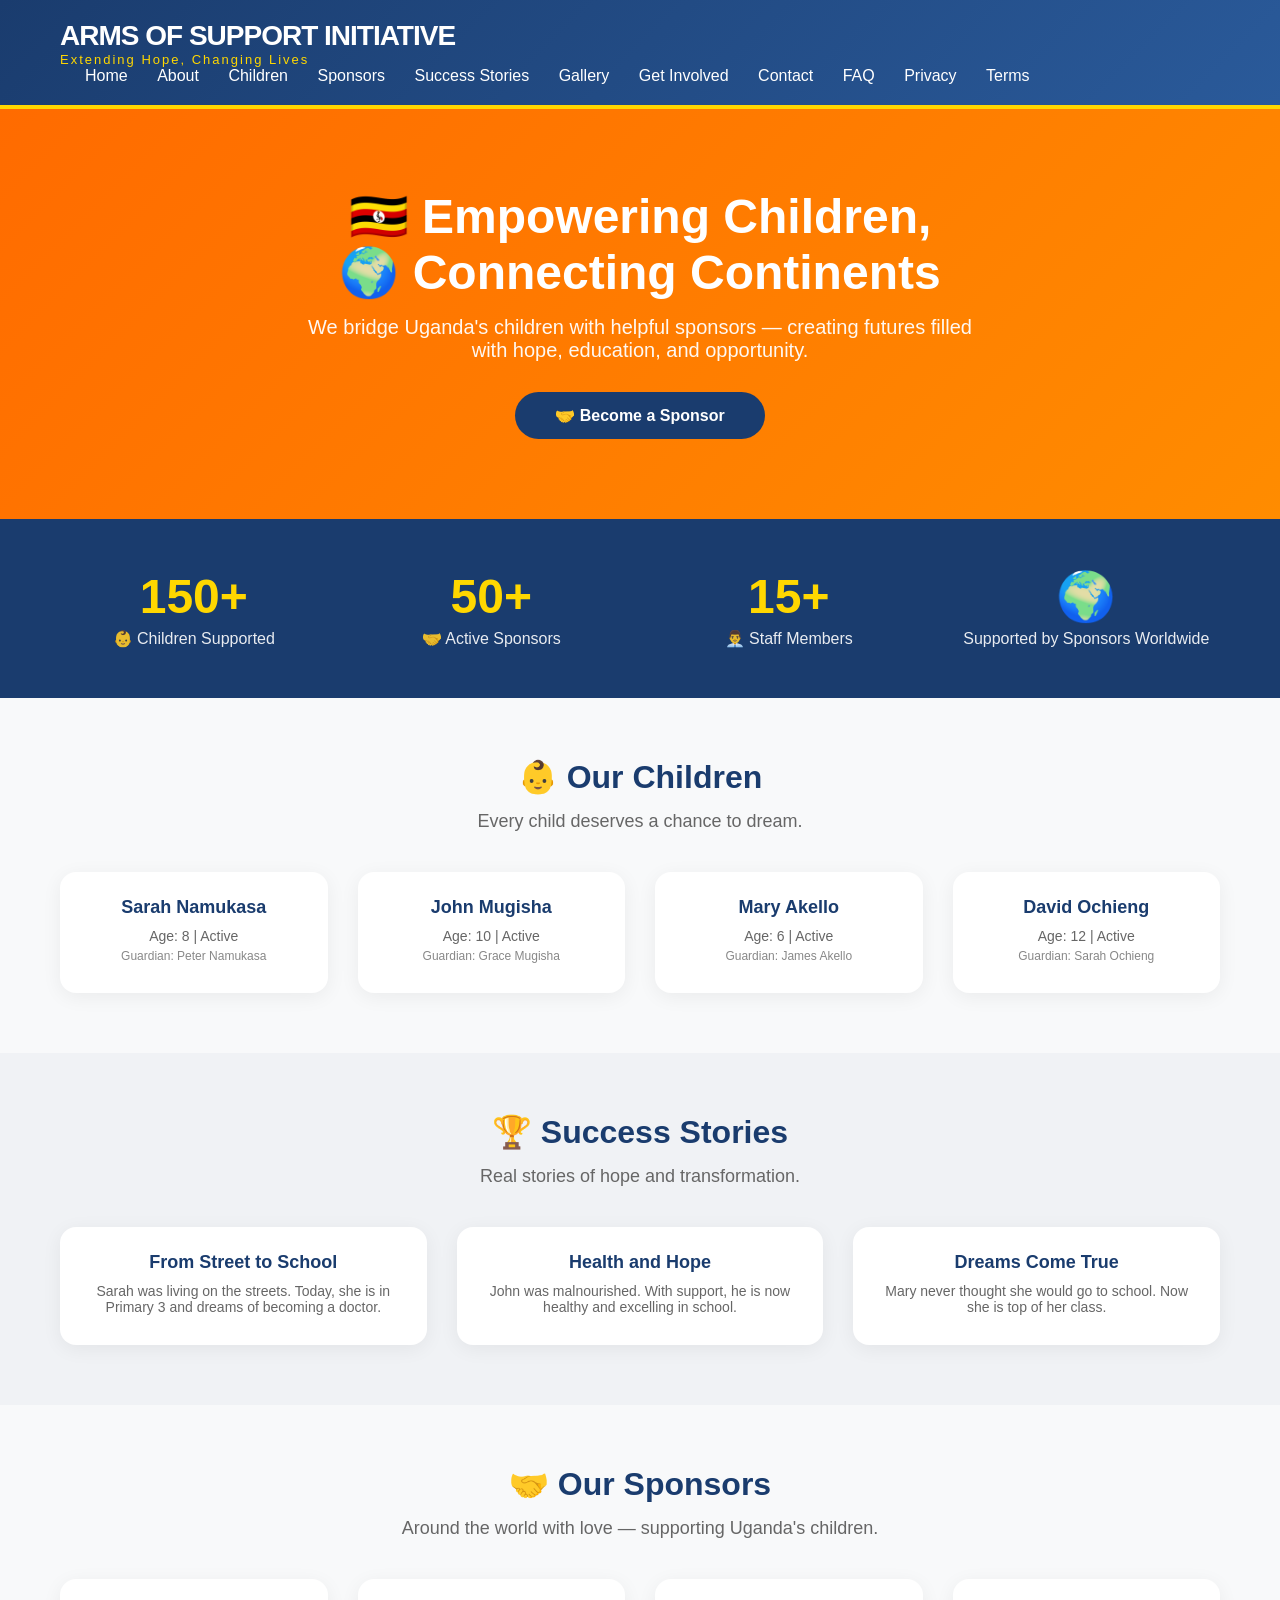
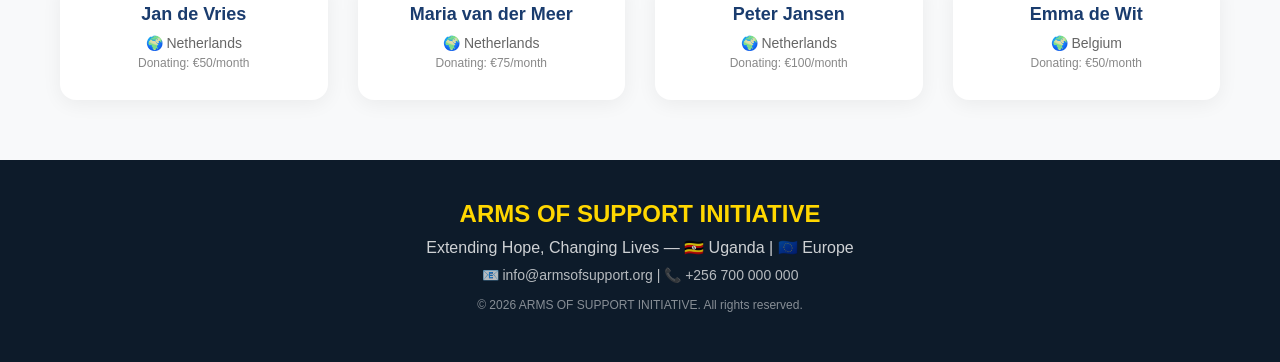
<file: index.html>
<!DOCTYPE html>
<html lang="en">
<head>
    <meta charset="UTF-8">
    <meta name="viewport" content="width=device-width, initial-scale=1.0">
    <title>ARMS OF SUPPORT INITIATIVE - Extending Hope, Changing Lives</title>
    <link rel="stylesheet" href="css/style.css">
</head>
<body>


<header>
    <div class="container">
        <div class="logo">
            <h1>ARMS OF SUPPORT INITIATIVE</h1>
            <span>Extending Hope, Changing Lives</span>
        </div>
        <nav>
            <a href="index.html">Home</a>
            <a href="about.html">About</a>
            <a href="children.html">Children</a>
            <a href="sponsors.html">Sponsors</a>
            <a href="success-stories.html">Success Stories</a>
            <a href="gallery.html">Gallery</a>
            <a href="get-involved.html">Get Involved</a>
            <a href="contact.html">Contact</a>
            <a href="faq.html">FAQ</a>
            <a href="privacy.html">Privacy</a>
            <a href="terms.html">Terms</a>
        </nav>
    </div>
</header>


<section class="hero">
    <div class="container">
        <h2>🇺🇬 Empowering Children,<br>🌍 Connecting Continents</h2>
        <p>We bridge Uganda's children with helpful sponsors — creating futures filled with hope, education, and opportunity.</p>
        <a href="#sponsors" class="btn">🤝 Become a Sponsor</a>
    </div>
</section>


<section class="stats">
    <div class="container">
        <div class="stat">
            <div class="number">150+</div>
            <div class="label">👶 Children Supported</div>
        </div>
        <div class="stat">
            <div class="number">50+</div>
            <div class="label">🤝 Active Sponsors</div>
        </div>
        <div class="stat">
            <div class="number">15+</div>
            <div class="label">👨‍💼 Staff Members</div>
        </div>
        <div class="stat">
            <div class="number">🌍</div>
            <div class="label">Supported by Sponsors Worldwide</div>
        </div>
    </div>
</section>


<section class="section" id="children">
    <div class="container">
        <h2>👶 Our Children</h2>
        <p class="subtitle">Every child deserves a chance to dream.</p>
        <div class="grid">
            <div class="card">
                <h3>Sarah Namukasa</h3>
                <p>Age: 8 | Active</p>
                <p class="small">Guardian: Peter Namukasa</p>
            </div>
            <div class="card">
                <h3>John Mugisha</h3>
                <p>Age: 10 | Active</p>
                <p class="small">Guardian: Grace Mugisha</p>
            </div>
            <div class="card">
                <h3>Mary Akello</h3>
                <p>Age: 6 | Active</p>
                <p class="small">Guardian: James Akello</p>
            </div>
            <div class="card">
                <h3>David Ochieng</h3>
                <p>Age: 12 | Active</p>
                <p class="small">Guardian: Sarah Ochieng</p>
            </div>
        </div>
    </div>
</section>


<section class="section alt-bg">
    <div class="container">
        <h2>🏆 Success Stories</h2>
        <p class="subtitle">Real stories of hope and transformation.</p>
        <div class="grid">
            <div class="card">
                <h3>From Street to School</h3>
                <p>Sarah was living on the streets. Today, she is in Primary 3 and dreams of becoming a doctor.</p>
            </div>
            <div class="card">
                <h3>Health and Hope</h3>
                <p>John was malnourished. With support, he is now healthy and excelling in school.</p>
            </div>
            <div class="card">
                <h3>Dreams Come True</h3>
                <p>Mary never thought she would go to school. Now she is top of her class.</p>
            </div>
        </div>
    </div>
</section>


<section class="section" id="sponsors">
    <div class="container">
        <h2>🤝 Our Sponsors</h2>
        <p class="subtitle">Around the world with love — supporting Uganda's children.</p>
        <div class="grid">
            <div class="card">
                <h3>Jan de Vries</h3>
                <p>🌍 Netherlands</p>
                <p class="small">Donating: €50/month</p>
            </div>
            <div class="card">
                <h3>Maria van der Meer</h3>
                <p>🌍 Netherlands</p>
                <p class="small">Donating: €75/month</p>
            </div>
            <div class="card">
                <h3>Peter Jansen</h3>
                <p>🌍 Netherlands</p>
                <p class="small">Donating: €100/month</p>
            </div>
            <div class="card">
                <h3>Emma de Wit</h3>
                <p>🌍 Belgium</p>
                <p class="small">Donating: €50/month</p>
            </div>
        </div>
    </div>
</section>


<footer>
    <div class="container">
        <h3>ARMS OF SUPPORT INITIATIVE</h3>
        <p>Extending Hope, Changing Lives — 🇺🇬 Uganda | 🇪🇺 Europe</p>
        <p class="contact-info">📧 info@armsofsupport.org | 📞 +256 700 000 000</p>
        <p class="copyright">© 2026 ARMS OF SUPPORT INITIATIVE. All rights reserved.</p>
    </div>
</footer>

<script src="js/main.js"></script>
</body>
</html>
</file>
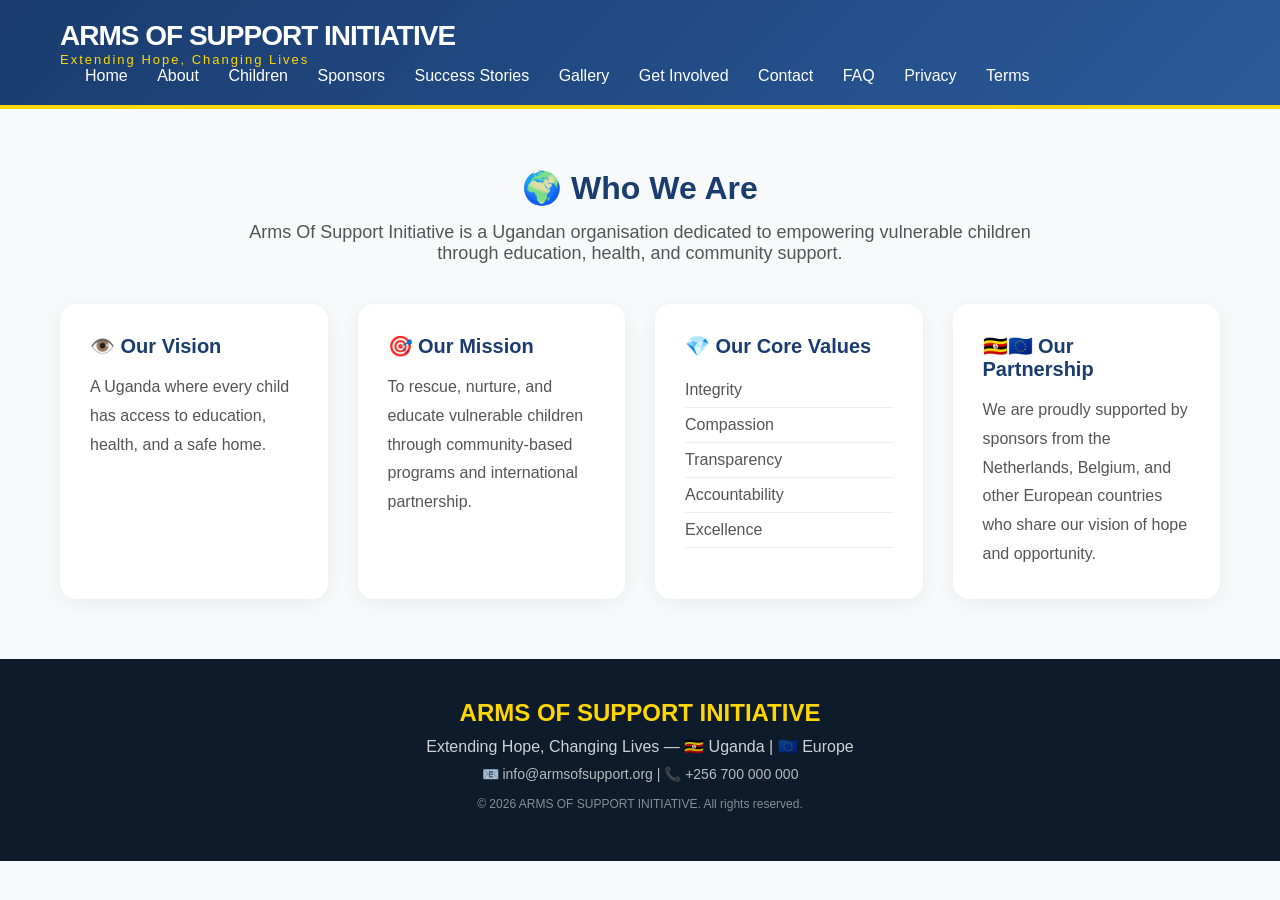
<file: about.html>
<!DOCTYPE html>
<html lang="en">
<head>
    <meta charset="UTF-8">
    <meta name="viewport" content="width=device-width, initial-scale=1.0">
    <title>About - ARMS OF SUPPORT INITIATIVE</title>
    <link rel="stylesheet" href="css/style.css">
</head>
<body>

<header>
    <div class="container">
        <div class="logo">
            <h1>ARMS OF SUPPORT INITIATIVE</h1>
            <span>Extending Hope, Changing Lives</span>
        </div>
        <nav>
    <a href="index.html">Home</a>
    <a href="about.html">About</a>
    <a href="children.html">Children</a>
    <a href="sponsors.html">Sponsors</a>
    <a href="success-stories.html">Success Stories</a>
    <a href="gallery.html">Gallery</a>
    <a href="get-involved.html">Get Involved</a>
    <a href="contact.html">Contact</a>
    <a href="faq.html">FAQ</a>
    <a href="privacy.html">Privacy</a>
    <a href="terms.html">Terms</a>
</nav>
    </div>
</header>

<section class="section">
    <div class="container">
        <h2>🌍 Who We Are</h2>
        <p style="max-width:800px; margin:0 auto 40px; text-align:center; font-size:18px; color:#555;">
            Arms Of Support Initiative is a Ugandan organisation dedicated to empowering vulnerable children through education, health, and community support.
        </p>

        <div class="about-grid">
            <div class="about-box">
                <h3>👁️ Our Vision</h3>
                <p>A Uganda where every child has access to education, health, and a safe home.</p>
            </div>
            <div class="about-box">
                <h3>🎯 Our Mission</h3>
                <p>To rescue, nurture, and educate vulnerable children through community-based programs and international partnership.</p>
            </div>
            <div class="about-box">
                <h3>💎 Our Core Values</h3>
                <ul>
                    <li>Integrity</li>
                    <li>Compassion</li>
                    <li>Transparency</li>
                    <li>Accountability</li>
                    <li>Excellence</li>
                </ul>
            </div>
            <div class="about-box">
                <h3>🇺🇬🇪🇺 Our Partnership</h3>
                <p>We are proudly supported by sponsors from the Netherlands, Belgium, and other European countries who share our vision of hope and opportunity.</p>
            </div>
        </div>
    </div>
</section>

<footer>
    <div class="container">
        <h3>ARMS OF SUPPORT INITIATIVE</h3>
        <p>Extending Hope, Changing Lives — 🇺🇬 Uganda | 🇪🇺 Europe</p>
        <p class="contact-info">📧 info@armsofsupport.org | 📞 +256 700 000 000</p>
        <p class="copyright">© 2026 ARMS OF SUPPORT INITIATIVE. All rights reserved.</p>
    </div>
</footer>

</body>
</html>
</file>
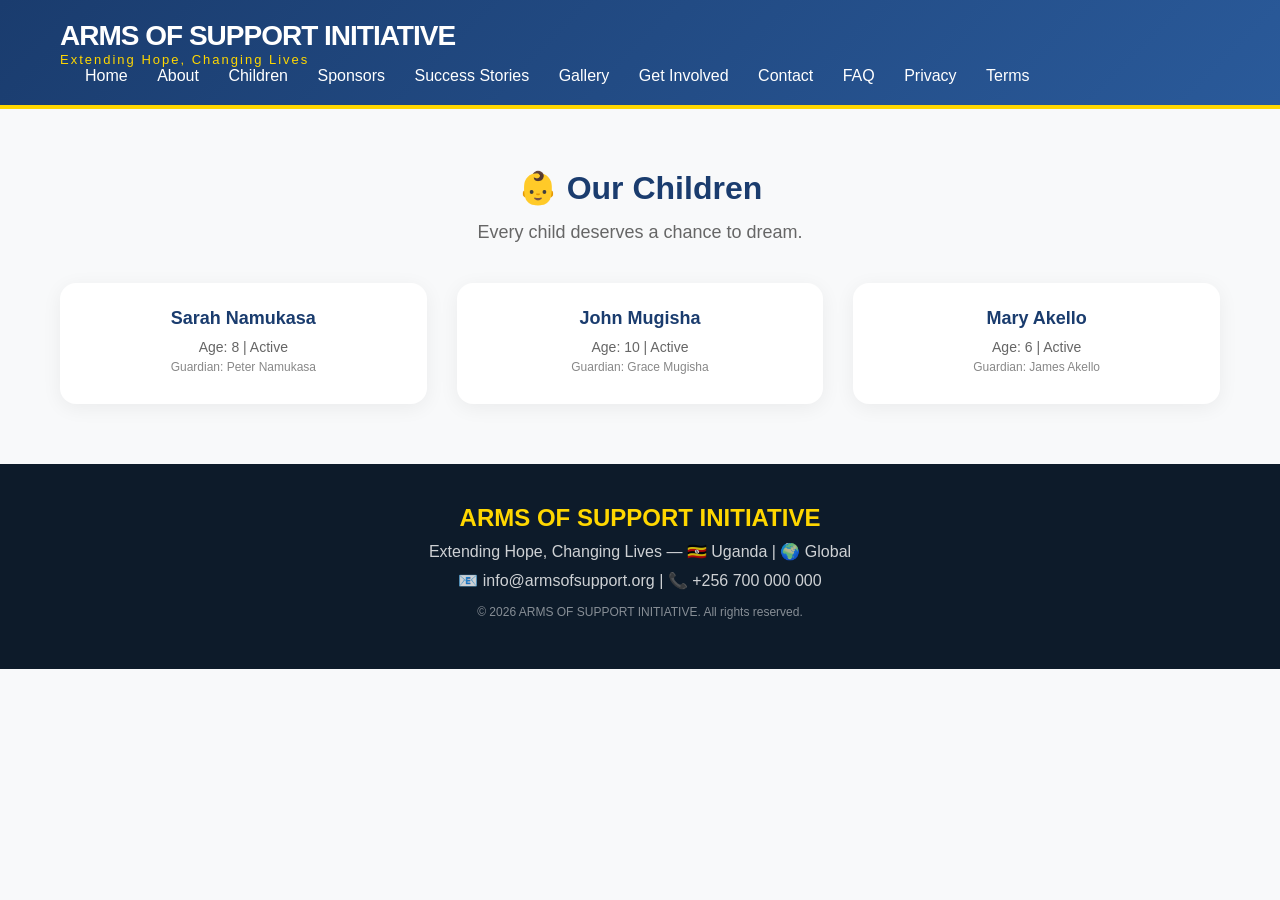
<file: children.html>
<!DOCTYPE html>
<html lang="en">
<head>
    <meta charset="UTF-8">
    <meta name="viewport" content="width=device-width, initial-scale=1.0">
    <title>Our Children - ARMS OF SUPPORT INITIATIVE</title>
    <link rel="stylesheet" href="css/style.css">
</head>
<body>

<header>
    <div class="container">
        <div class="logo">
            <h1>ARMS OF SUPPORT INITIATIVE</h1>
            <span>Extending Hope, Changing Lives</span>
        </div>
        <nav>
    <a href="index.html">Home</a>
    <a href="about.html">About</a>
    <a href="children.html">Children</a>
    <a href="sponsors.html">Sponsors</a>
    <a href="success-stories.html">Success Stories</a>
    <a href="gallery.html">Gallery</a>
    <a href="get-involved.html">Get Involved</a>
    <a href="contact.html">Contact</a>
    <a href="faq.html">FAQ</a>
    <a href="privacy.html">Privacy</a>
    <a href="terms.html">Terms</a>
</nav>
    </div>
</header>

<section class="section">
    <div class="container">
        <h2>👶 Our Children</h2>
        <p class="subtitle">Every child deserves a chance to dream.</p>
        <div class="grid">
            <div class="card">
                <h3>Sarah Namukasa</h3>
                <p>Age: 8 | Active</p>
                <p class="small">Guardian: Peter Namukasa</p>
            </div>
            <div class="card">
                <h3>John Mugisha</h3>
                <p>Age: 10 | Active</p>
                <p class="small">Guardian: Grace Mugisha</p>
            </div>
            <div class="card">
                <h3>Mary Akello</h3>
                <p>Age: 6 | Active</p>
                <p class="small">Guardian: James Akello</p>
            </div>
        </div>
    </div>
</section>

<footer>
    <div class="container">
        <h3>ARMS OF SUPPORT INITIATIVE</h3>
        <p>Extending Hope, Changing Lives — 🇺🇬 Uganda | 🌍 Global</p>
        <p class="small">📧 info@armsofsupport.org | 📞 +256 700 000 000</p>
        <p class="copyright">© 2026 ARMS OF SUPPORT INITIATIVE. All rights reserved.</p>
    </div>
</footer>

</body>
</html>
</file>
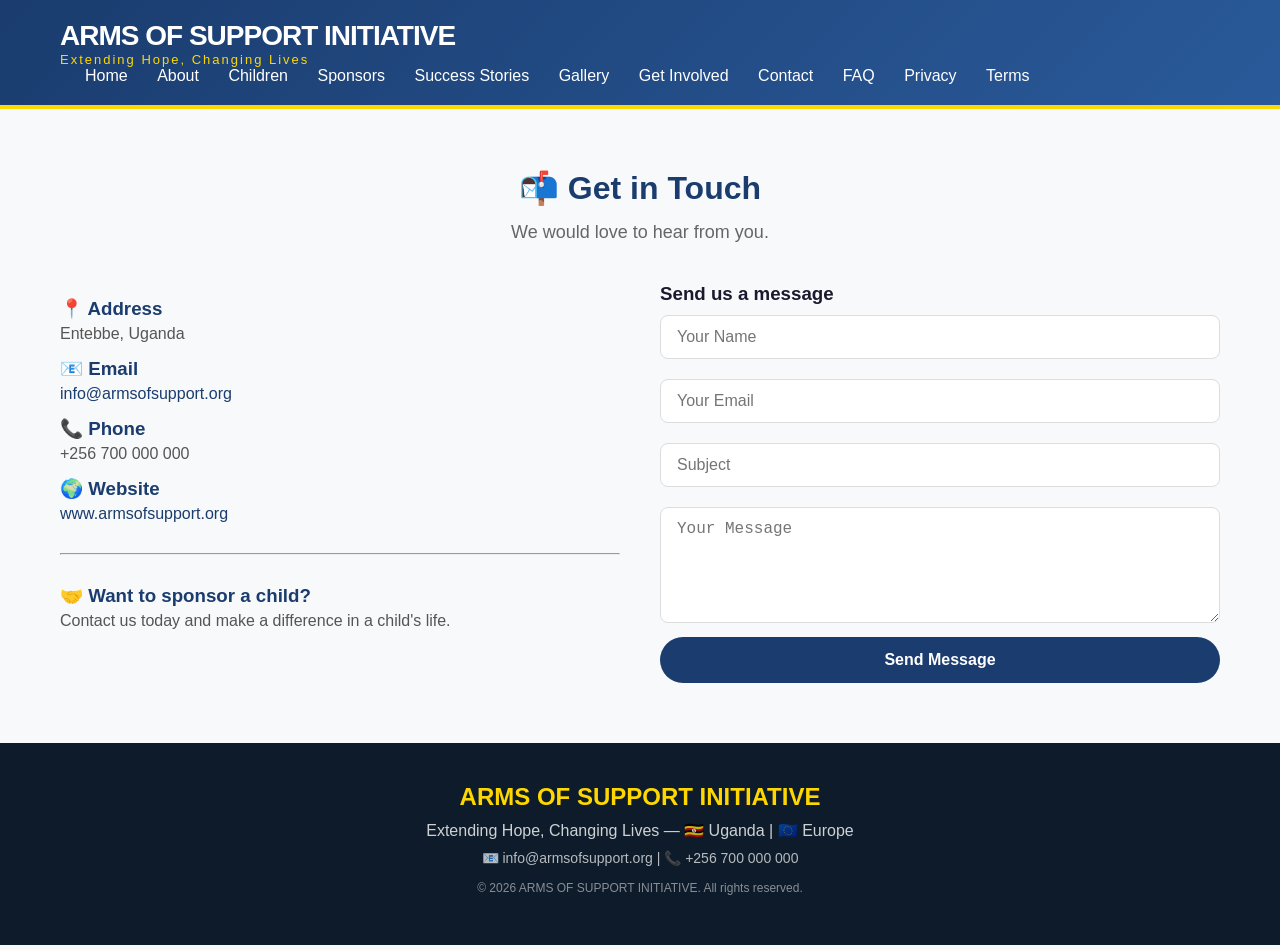
<file: contact.html>
<!DOCTYPE html>
<html lang="en">
<head>
    <meta charset="UTF-8">
    <meta name="viewport" content="width=device-width, initial-scale=1.0">
    <title>Contact - ARMS OF SUPPORT INITIATIVE</title>
    <link rel="stylesheet" href="css/style.css">
</head>
<body>

<header>
    <div class="container">
        <div class="logo">
            <h1>ARMS OF SUPPORT INITIATIVE</h1>
            <span>Extending Hope, Changing Lives</span>
        </div>
        <nav>
    <a href="index.html">Home</a>
    <a href="about.html">About</a>
    <a href="children.html">Children</a>
    <a href="sponsors.html">Sponsors</a>
    <a href="success-stories.html">Success Stories</a>
    <a href="gallery.html">Gallery</a>
    <a href="get-involved.html">Get Involved</a>
    <a href="contact.html">Contact</a>
    <a href="faq.html">FAQ</a>
    <a href="privacy.html">Privacy</a>
    <a href="terms.html">Terms</a>
</nav>
    </div>
</header>

<section class="section">
    <div class="container">
        <h2>📬 Get in Touch</h2>
        <p class="subtitle">We would love to hear from you.</p>

        <div class="contact-grid">
            <div class="contact-details">
                <h3>📍 Address</h3>
                <p>Entebbe, Uganda</p>

                <h3>📧 Email</h3>
                <p><a href="mailto:info@armsofsupport.org">info@armsofsupport.org</a></p>

                <h3>📞 Phone</h3>
                <p>+256 700 000 000</p>

                <h3>🌍 Website</h3>
                <p><a href="#">www.armsofsupport.org</a></p>

                <hr style="margin:30px 0;">

                <h3>🤝 Want to sponsor a child?</h3>
                <p>Contact us today and make a difference in a child's life.</p>
            </div>

            <div class="contact-form">
                <h3>Send us a message</h3>
                <form>
                    <input type="text" placeholder="Your Name" required>
                    <input type="email" placeholder="Your Email" required>
                    <input type="text" placeholder="Subject">
                    <textarea rows="5" placeholder="Your Message" required></textarea>
                    <button type="submit" class="btn">Send Message</button>
                </form>
            </div>
        </div>
    </div>
</section>

<footer>
    <div class="container">
        <h3>ARMS OF SUPPORT INITIATIVE</h3>
        <p>Extending Hope, Changing Lives — 🇺🇬 Uganda | 🇪🇺 Europe</p>
        <p class="contact-info">📧 info@armsofsupport.org | 📞 +256 700 000 000</p>
        <p class="copyright">© 2026 ARMS OF SUPPORT INITIATIVE. All rights reserved.</p>
    </div>
</footer>

</body>
</html>
</file>
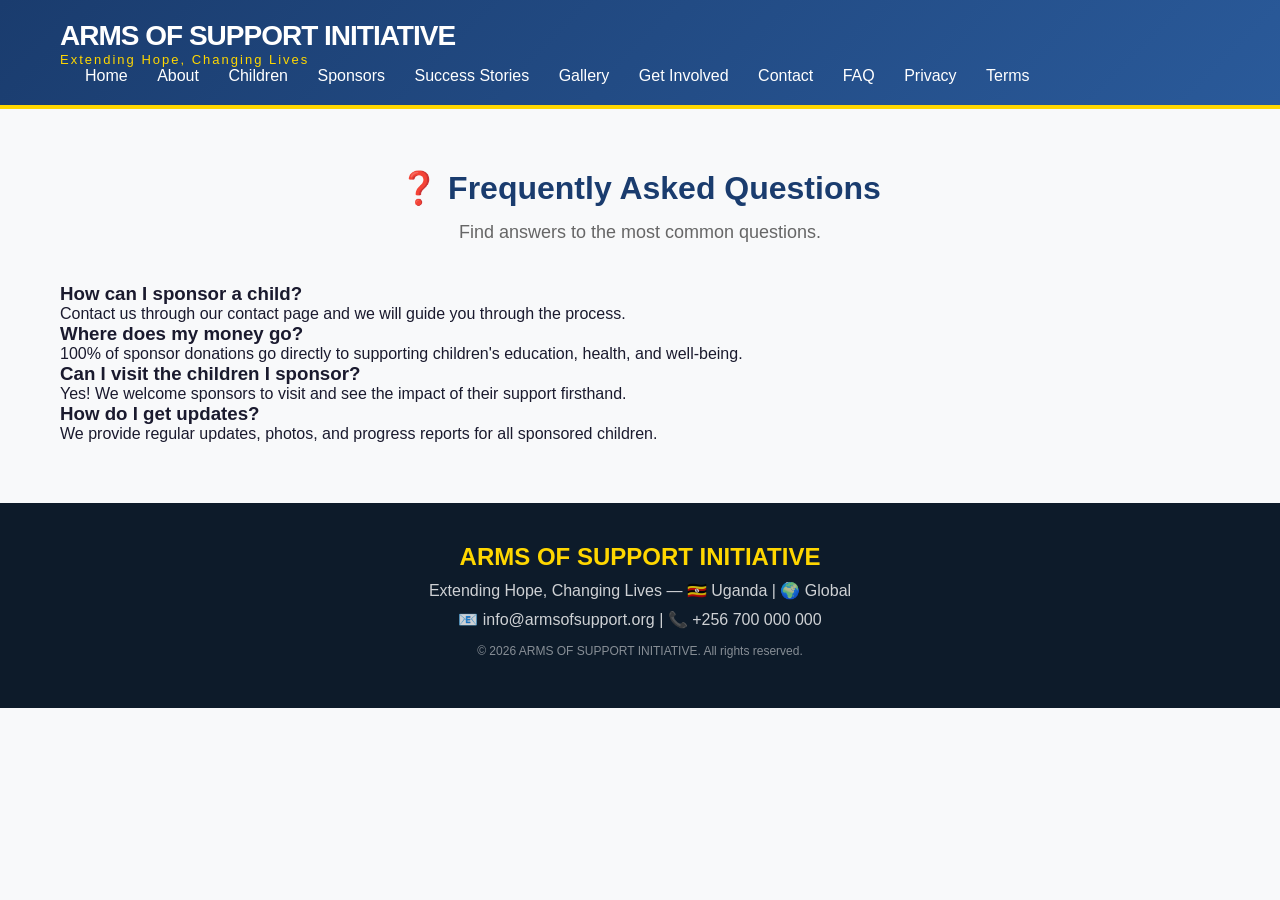
<file: faq.html>
<!DOCTYPE html>
<html lang="en">
<head>
    <meta charset="UTF-8">
    <meta name="viewport" content="width=device-width, initial-scale=1.0">
    <title>FAQ - ARMS OF SUPPORT INITIATIVE</title>
    <link rel="stylesheet" href="css/style.css">
</head>
<body>

<header>
    <div class="container">
        <div class="logo">
            <h1>ARMS OF SUPPORT INITIATIVE</h1>
            <span>Extending Hope, Changing Lives</span>
        </div>
       <nav>
    <a href="index.html">Home</a>
    <a href="about.html">About</a>
    <a href="children.html">Children</a>
    <a href="sponsors.html">Sponsors</a>
    <a href="success-stories.html">Success Stories</a>
    <a href="gallery.html">Gallery</a>
    <a href="get-involved.html">Get Involved</a>
    <a href="contact.html">Contact</a>
    <a href="faq.html">FAQ</a>
    <a href="privacy.html">Privacy</a>
    <a href="terms.html">Terms</a>
</nav>
    </div>
</header>

<section class="section">
    <div class="container">
        <h2>❓ Frequently Asked Questions</h2>
        <p class="subtitle">Find answers to the most common questions.</p>

        <div class="faq-grid">
            <div class="faq-item">
                <h3>How can I sponsor a child?</h3>
                <p>Contact us through our contact page and we will guide you through the process.</p>
            </div>
            <div class="faq-item">
                <h3>Where does my money go?</h3>
                <p>100% of sponsor donations go directly to supporting children's education, health, and well-being.</p>
            </div>
            <div class="faq-item">
                <h3>Can I visit the children I sponsor?</h3>
                <p>Yes! We welcome sponsors to visit and see the impact of their support firsthand.</p>
            </div>
            <div class="faq-item">
                <h3>How do I get updates?</h3>
                <p>We provide regular updates, photos, and progress reports for all sponsored children.</p>
            </div>
        </div>
    </div>
</section>

<footer>
    <div class="container">
        <h3>ARMS OF SUPPORT INITIATIVE</h3>
        <p>Extending Hope, Changing Lives — 🇺🇬 Uganda | 🌍 Global</p>
        <p class="small">📧 info@armsofsupport.org | 📞 +256 700 000 000</p>
        <p class="copyright">© 2026 ARMS OF SUPPORT INITIATIVE. All rights reserved.</p>
    </div>
</footer>

</body>
</html>
</file>
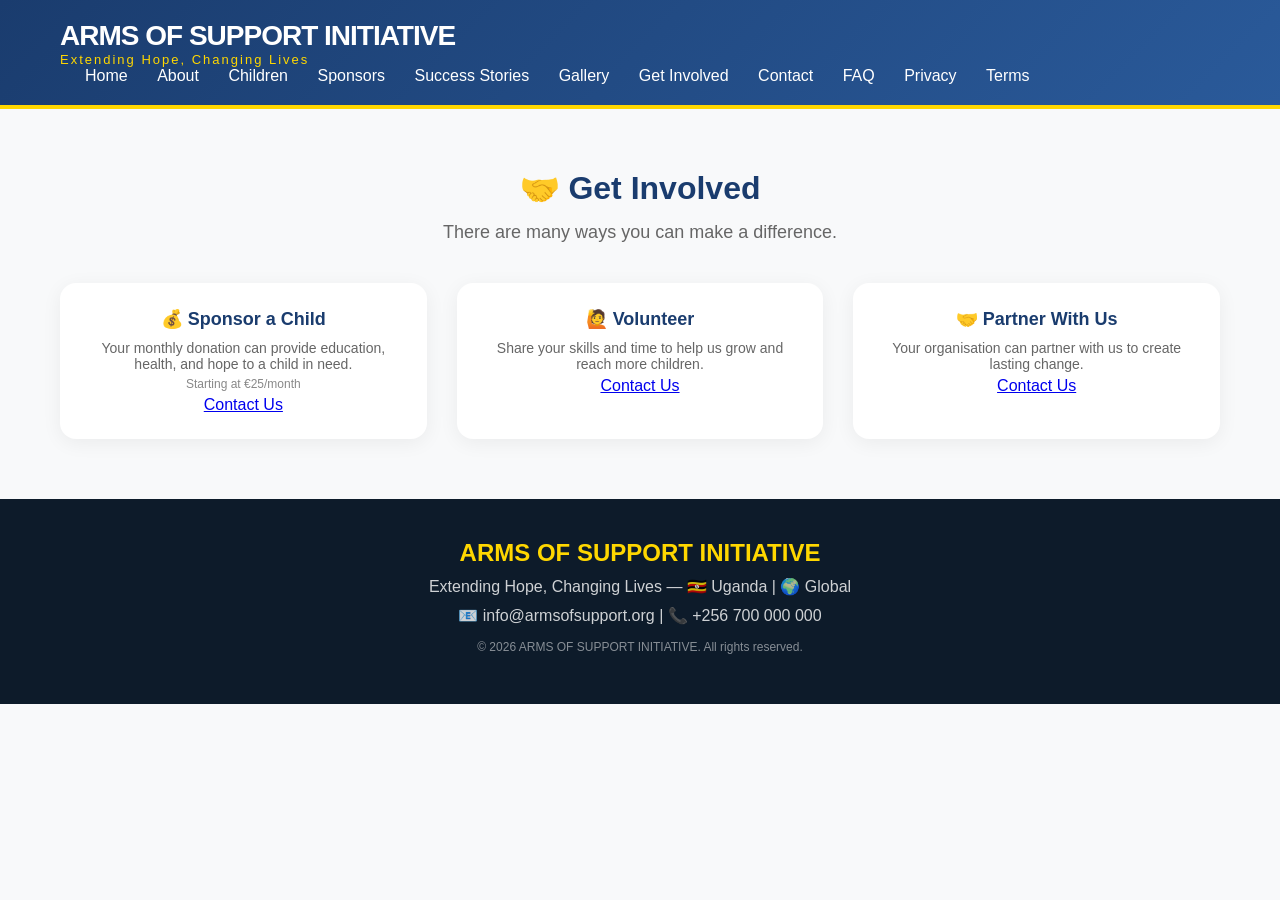
<file: get-involved.html>
<!DOCTYPE html>
<html lang="en">
<head>
    <meta charset="UTF-8">
    <meta name="viewport" content="width=device-width, initial-scale=1.0">
    <title>Get Involved - ARMS OF SUPPORT INITIATIVE</title>
    <link rel="stylesheet" href="css/style.css">
</head>
<body>

<header>
    <div class="container">
        <div class="logo">
            <h1>ARMS OF SUPPORT INITIATIVE</h1>
            <span>Extending Hope, Changing Lives</span>
        </div>
        <nav>
    <a href="index.html">Home</a>
    <a href="about.html">About</a>
    <a href="children.html">Children</a>
    <a href="sponsors.html">Sponsors</a>
    <a href="success-stories.html">Success Stories</a>
    <a href="gallery.html">Gallery</a>
    <a href="get-involved.html">Get Involved</a>
    <a href="contact.html">Contact</a>
    <a href="faq.html">FAQ</a>
    <a href="privacy.html">Privacy</a>
    <a href="terms.html">Terms</a>
</nav>
    </div>
</header>

<section class="section">
    <div class="container">
        <h2>🤝 Get Involved</h2>
        <p class="subtitle">There are many ways you can make a difference.</p>

        <div class="grid">
            <div class="card">
                <h3>💰 Sponsor a Child</h3>
                <p>Your monthly donation can provide education, health, and hope to a child in need.</p>
                <p class="small">Starting at €25/month</p>
                <a href="contact.html" class="btn-sm">Contact Us</a>
            </div>
            <div class="card">
                <h3>🙋 Volunteer</h3>
                <p>Share your skills and time to help us grow and reach more children.</p>
                <a href="contact.html" class="btn-sm">Contact Us</a>
            </div>
            <div class="card">
                <h3>🤝 Partner With Us</h3>
                <p>Your organisation can partner with us to create lasting change.</p>
                <a href="contact.html" class="btn-sm">Contact Us</a>
            </div>
        </div>
    </div>
</section>

<footer>
    <div class="container">
        <h3>ARMS OF SUPPORT INITIATIVE</h3>
        <p>Extending Hope, Changing Lives — 🇺🇬 Uganda | 🌍 Global</p>
        <p class="small">📧 info@armsofsupport.org | 📞 +256 700 000 000</p>
        <p class="copyright">© 2026 ARMS OF SUPPORT INITIATIVE. All rights reserved.</p>
    </div>
</footer>

</body>
</html>
</file>
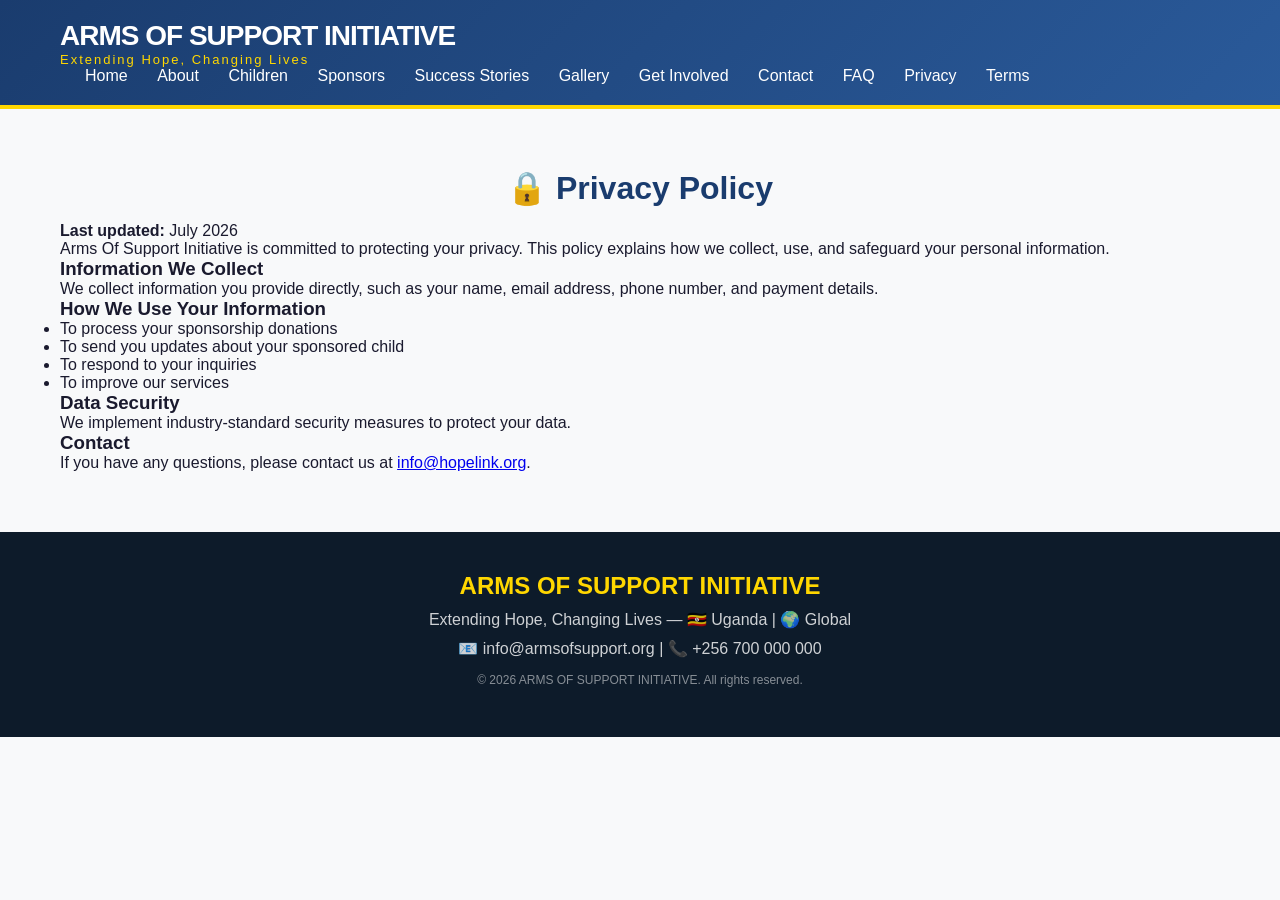
<file: privacy.html>
<!DOCTYPE html>
<html lang="en">
<head>
    <meta charset="UTF-8">
    <meta name="viewport" content="width=device-width, initial-scale=1.0">
    <title>Privacy Policy - ARMS OF SUPPORT INITIATIVE</title>
    <link rel="stylesheet" href="css/style.css">
</head>
<body>

<header>
    <div class="container">
        <div class="logo">
            <h1>ARMS OF SUPPORT INITIATIVE</h1>
            <span>Extending Hope, Changing Lives</span>
        </div>
        <nav>
    <a href="index.html">Home</a>
    <a href="about.html">About</a>
    <a href="children.html">Children</a>
    <a href="sponsors.html">Sponsors</a>
    <a href="success-stories.html">Success Stories</a>
    <a href="gallery.html">Gallery</a>
    <a href="get-involved.html">Get Involved</a>
    <a href="contact.html">Contact</a>
    <a href="faq.html">FAQ</a>
    <a href="privacy.html">Privacy</a>
    <a href="terms.html">Terms</a>
</nav>
    </div>
</header>

<section class="section">
    <div class="container">
        <h2>🔒 Privacy Policy</h2>
        <p><strong>Last updated:</strong> July 2026</p>
        <p>Arms Of Support Initiative is committed to protecting your privacy. This policy explains how we collect, use, and safeguard your personal information.</p>

        <h3>Information We Collect</h3>
        <p>We collect information you provide directly, such as your name, email address, phone number, and payment details.</p>

        <h3>How We Use Your Information</h3>
        <ul>
            <li>To process your sponsorship donations</li>
            <li>To send you updates about your sponsored child</li>
            <li>To respond to your inquiries</li>
            <li>To improve our services</li>
        </ul>

        <h3>Data Security</h3>
        <p>We implement industry-standard security measures to protect your data.</p>

        <h3>Contact</h3>
        <p>If you have any questions, please contact us at <a href="mailto:info@hopelink.org">info@hopelink.org</a>.</p>
    </div>
</section>

<footer>
    <div class="container">
        <h3>ARMS OF SUPPORT INITIATIVE</h3>
        <p>Extending Hope, Changing Lives — 🇺🇬 Uganda | 🌍 Global</p>
        <p class="small">📧 info@armsofsupport.org | 📞 +256 700 000 000</p>
        <p class="copyright">© 2026 ARMS OF SUPPORT INITIATIVE. All rights reserved.</p>
    </div>
</footer>

</body>
</html>
</file>
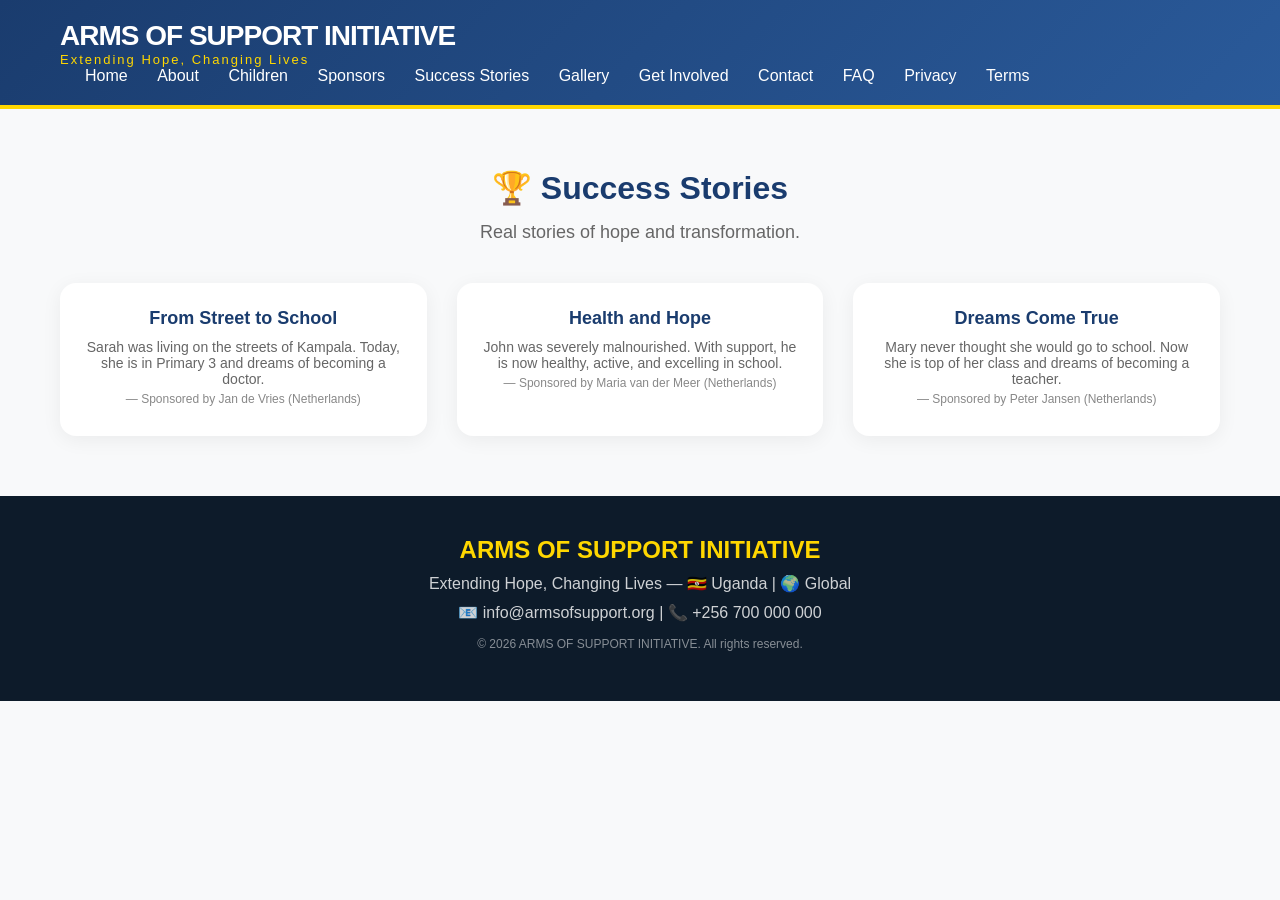
<file: success-stories.html>
<!DOCTYPE html>
<html lang="en">
<head>
    <meta charset="UTF-8">
    <meta name="viewport" content="width=device-width, initial-scale=1.0">
    <title>Success Stories - ARMS OF SUPPORT INITIATIVE</title>
    <link rel="stylesheet" href="css/style.css">
</head>
<body>

<header>
    <div class="container">
        <div class="logo">
            <h1>ARMS OF SUPPORT INITIATIVE</h1>
            <span>Extending Hope, Changing Lives</span>
        </div>
        <nav>
    <a href="index.html">Home</a>
    <a href="about.html">About</a>
    <a href="children.html">Children</a>
    <a href="sponsors.html">Sponsors</a>
    <a href="success-stories.html">Success Stories</a>
    <a href="gallery.html">Gallery</a>
    <a href="get-involved.html">Get Involved</a>
    <a href="contact.html">Contact</a>
    <a href="faq.html">FAQ</a>
    <a href="privacy.html">Privacy</a>
    <a href="terms.html">Terms</a>
</nav>
    </div>
</header>

<section class="section">
    <div class="container">
        <h2>🏆 Success Stories</h2>
        <p class="subtitle">Real stories of hope and transformation.</p>
        <div class="grid">
            <div class="card">
                <h3>From Street to School</h3>
                <p>Sarah was living on the streets of Kampala. Today, she is in Primary 3 and dreams of becoming a doctor.</p>
                <p class="small">— Sponsored by Jan de Vries (Netherlands)</p>
            </div>
            <div class="card">
                <h3>Health and Hope</h3>
                <p>John was severely malnourished. With support, he is now healthy, active, and excelling in school.</p>
                <p class="small">— Sponsored by Maria van der Meer (Netherlands)</p>
            </div>
            <div class="card">
                <h3>Dreams Come True</h3>
                <p>Mary never thought she would go to school. Now she is top of her class and dreams of becoming a teacher.</p>
                <p class="small">— Sponsored by Peter Jansen (Netherlands)</p>
            </div>
        </div>
    </div>
</section>

<footer>
    <div class="container">
        <h3>ARMS OF SUPPORT INITIATIVE</h3>
        <p>Extending Hope, Changing Lives — 🇺🇬 Uganda | 🌍 Global</p>
        <p class="small">📧 info@armsofsupport.org | 📞 +256 700 000 000</p>
        <p class="copyright">© 2026 ARMS OF SUPPORT INITIATIVE. All rights reserved.</p>
    </div>
</footer>

</body>
</html>
</file>
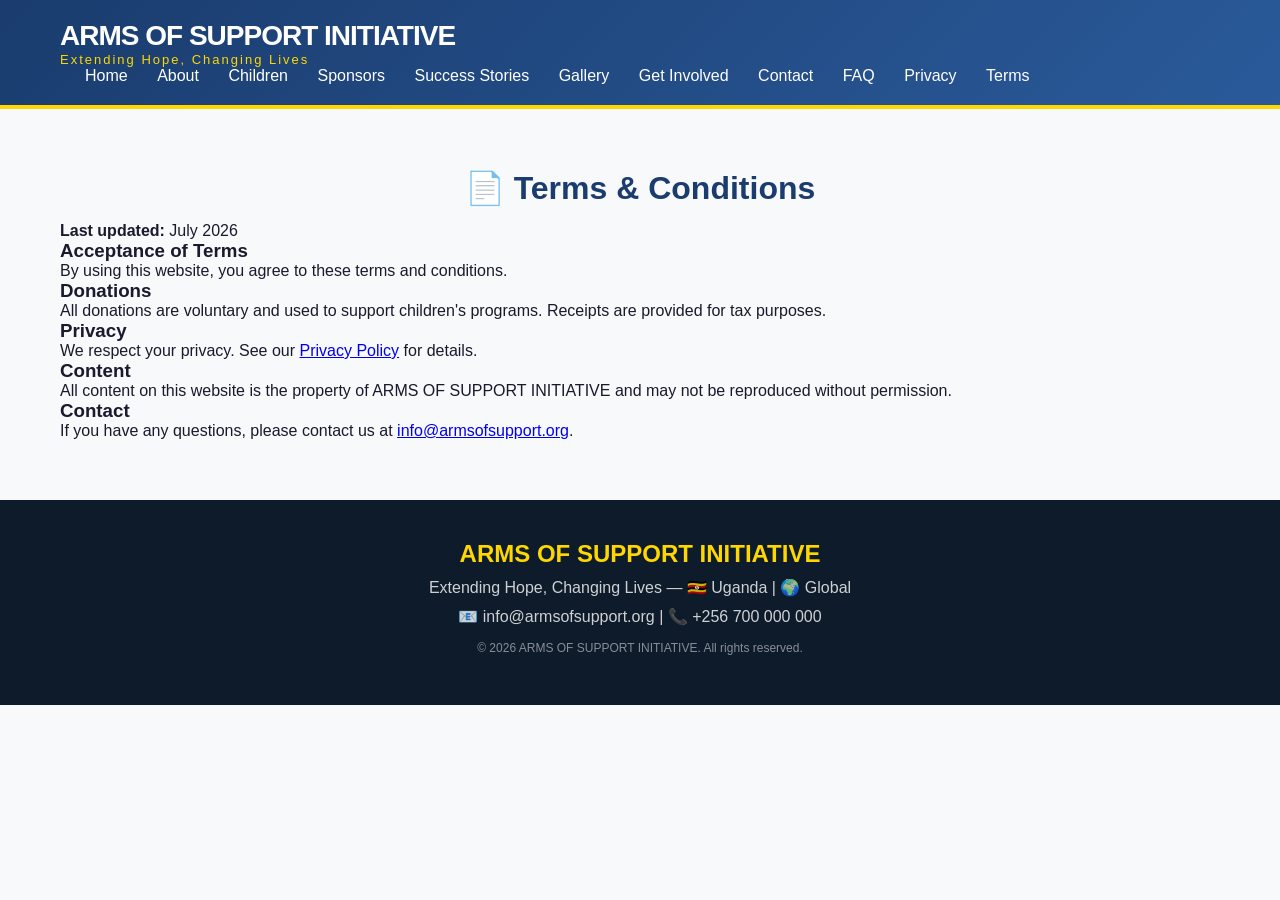
<file: terms.html>
<!DOCTYPE html>
<html lang="en">
<head>
    <meta charset="UTF-8">
    <meta name="viewport" content="width=device-width, initial-scale=1.0">
    <title>Terms & Conditions - ARMS OF SUPPORT INITIATIVE</title>
    <link rel="stylesheet" href="css/style.css">
</head>
<body>

<header>
    <div class="container">
        <div class="logo">
            <h1>ARMS OF SUPPORT INITIATIVE</h1>
            <span>Extending Hope, Changing Lives</span>
        </div>
        <nav>
    <a href="index.html">Home</a>
    <a href="about.html">About</a>
    <a href="children.html">Children</a>
    <a href="sponsors.html">Sponsors</a>
    <a href="success-stories.html">Success Stories</a>
    <a href="gallery.html">Gallery</a>
    <a href="get-involved.html">Get Involved</a>
    <a href="contact.html">Contact</a>
    <a href="faq.html">FAQ</a>
    <a href="privacy.html">Privacy</a>
    <a href="terms.html">Terms</a>
</nav>
    </div>
</header>

<section class="section">
    <div class="container">
        <h2>📄 Terms & Conditions</h2>
        <p><strong>Last updated:</strong> July 2026</p>

        <h3>Acceptance of Terms</h3>
        <p>By using this website, you agree to these terms and conditions.</p>

        <h3>Donations</h3>
        <p>All donations are voluntary and used to support children's programs. Receipts are provided for tax purposes.</p>

        <h3>Privacy</h3>
        <p>We respect your privacy. See our <a href="privacy.html">Privacy Policy</a> for details.</p>

        <h3>Content</h3>
        <p>All content on this website is the property of ARMS OF SUPPORT INITIATIVE and may not be reproduced without permission.</p>

        <h3>Contact</h3>
        <p>If you have any questions, please contact us at <a href="mailto:info@armsofsupport.org">info@armsofsupport.org</a>.</p>
    </div>
</section>

<footer>
    <div class="container">
        <h3>ARMS OF SUPPORT INITIATIVE</h3>
        <p>Extending Hope, Changing Lives — 🇺🇬 Uganda | 🌍 Global</p>
        <p class="small">📧 info@armsofsupport.org | 📞 +256 700 000 000</p>
        <p class="copyright">© 2026 ARMS OF SUPPORT INITIATIVE. All rights reserved.</p>
    </div>
</footer>

</body>
</html>
</file>
<file: css/style.css>
* {
    margin: 0;
    padding: 0;
    box-sizing: border-box;
}

body {
    font-family: 'Segoe UI', Tahoma, Geneva, Verdana, sans-serif;
    background: #f8f9fa;
    color: #1a1a2e;
}

.container {
    max-width: 1200px;
    margin: auto;
    padding: 0 20px;
}

header {
    background: linear-gradient(135deg, #1a3c6e 0%, #2a5a9a 100%);
    color: white;
    padding: 20px 0;
    border-bottom: 4px solid #FFD700;
}

header .container {
    display: flex;
    justify-content: space-between;
    align-items: center;
    flex-wrap: wrap;
}

.logo h1 {
    font-size: 28px;
    font-weight: 700;
    letter-spacing: -1px;
}

.logo span {
    font-size: 13px;
    color: #FFD700;
    letter-spacing: 2px;
    display: block;
}

nav a {
    color: white;
    text-decoration: none;
    margin-left: 25px;
    font-weight: 500;
    transition: color 0.3s;
}

nav a:hover {
    color: #FFD700;
}

.hero {
    background: linear-gradient(135deg, #FF6B00 0%, #FF8C00 100%);
    color: white;
    padding: 80px 0;
    text-align: center;
}

.hero h2 {
    font-size: 48px;
    font-weight: 700;
    margin-bottom: 15px;
}

.hero p {
    font-size: 20px;
    max-width: 700px;
    margin: 0 auto 30px;
    opacity: 0.95;
}

.btn {
    background: #1a3c6e;
    color: white;
    padding: 14px 40px;
    border-radius: 30px;
    text-decoration: none;
    font-weight: 600;
    display: inline-block;
    transition: all 0.3s;
    border: none;
    cursor: pointer;
    font-size: 16px;
}

.btn:hover {
    background: #0a2a4e;
    transform: translateY(-3px);
    box-shadow: 0 10px 30px rgba(0, 0, 0, 0.2);
}

.stats {
    background: #1a3c6e;
    color: white;
    padding: 50px 0;
}

.stats .container {
    display: grid;
    grid-template-columns: repeat(auto-fit, minmax(200px, 1fr));
    gap: 30px;
    text-align: center;
}

.stat .number {
    font-size: 48px;
    font-weight: 700;
    color: #FFD700;
}

.stat .label {
    font-size: 16px;
    opacity: 0.9;
    margin-top: 5px;
}

.section {
    padding: 60px 0;
}

.section h2 {
    font-size: 32px;
    color: #1a3c6e;
    text-align: center;
    margin-bottom: 15px;
}

.section .subtitle {
    text-align: center;
    color: #666;
    margin-bottom: 40px;
    font-size: 18px;
}

.alt-bg {
    background: #f0f2f5;
}

.grid {
    display: grid;
    grid-template-columns: repeat(auto-fit, minmax(250px, 1fr));
    gap: 30px;
}

.card {
    background: white;
    border-radius: 16px;
    padding: 25px;
    box-shadow: 0 4px 20px rgba(0, 0, 0, 0.06);
    transition: all 0.3s;
    text-align: center;
}

.card:hover {
    transform: translateY(-5px);
    box-shadow: 0 10px 40px rgba(0, 0, 0, 0.1);
}

.card h3 {
    color: #1a3c6e;
    font-size: 18px;
    margin-bottom: 10px;
}

.card p {
    color: #666;
    font-size: 14px;
    margin: 5px 0;
}

.card .small {
    font-size: 12px;
    color: #888;
}

.about-grid {
    display: grid;
    grid-template-columns: repeat(auto-fit, minmax(250px, 1fr));
    gap: 30px;
}

.about-box {
    background: white;
    padding: 30px;
    border-radius: 16px;
    box-shadow: 0 4px 20px rgba(0, 0, 0, 0.06);
}

.about-box h3 {
    color: #1a3c6e;
    font-size: 20px;
    margin-bottom: 15px;
}

.about-box p {
    color: #555;
    line-height: 1.8;
}

.about-box ul {
    list-style: none;
    padding: 0;
}

.about-box ul li {
    padding: 8px 0;
    color: #555;
    border-bottom: 1px solid #eee;
}

.contact-grid {
    display: grid;
    grid-template-columns: 1fr 1fr;
    gap: 40px;
}

.contact-details h3 {
    color: #1a3c6e;
    margin: 15px 0 5px;
}

.contact-details p {
    color: #555;
}

.contact-details a {
    color: #1a3c6e;
    text-decoration: none;
}

.contact-details a:hover {
    text-decoration: underline;
}

.contact-form input,
.contact-form textarea {
    width: 100%;
    padding: 12px 16px;
    margin: 10px 0;
    border: 1px solid #ddd;
    border-radius: 8px;
    font-size: 16px;
}

.contact-form textarea {
    resize: vertical;
}

.contact-form .btn {
    width: 100%;
}

footer {
    background: #0d1b2a;
    color: white;
    padding: 40px 0;
    text-align: center;
}

footer h3 {
    color: #FFD700;
    font-size: 24px;
}

footer p {
    margin: 10px 0;
    opacity: 0.8;
}

footer .contact-info {
    font-size: 14px;
    opacity: 0.7;
}

footer .copyright {
    margin-top: 15px;
    font-size: 12px;
    opacity: 0.5;
}

@media (max-width: 768px) {
    header .container {
        flex-direction: column;
        gap: 15px;
    }

    nav a {
        margin: 0 10px;
    }

    .hero h2 {
        font-size: 32px;
    }

    .hero p {
        font-size: 16px;
    }

    .section {
        padding: 40px 0;
    }

    .contact-grid {
        grid-template-columns: 1fr;
    }

    .stats .container {
        grid-template-columns: 1fr 1fr;
    }
}

.sponsor-stats {
    display: grid;
    grid-template-columns: repeat(auto-fit, minmax(150px, 1fr));
    gap: 20px;
    margin-bottom: 40px;
}

.stat-box {
    background: #1a3c6e;
    color: white;
    padding: 20px;
    border-radius: 12px;
    text-align: center;
}

.stat-box .number {
    font-size: 32px;
    font-weight: 700;
    color: #FFD700;
}

.stat-box .label {
    font-size: 14px;
    opacity: 0.9;
    margin-top: 5px;
}

.sponsor-card .flag {
    font-size: 36px;
    text-align: center;
    margin-bottom: 10px;
}

.cta-box {
    background: linear-gradient(135deg, #FFD700 0%, #FF6B00 100%);
    color: #1a3c6e;
    padding: 40px;
    border-radius: 16px;
    text-align: center;
    margin-top: 40px;
}

.cta-box h3 {
    font-size: 28px;
    margin-bottom: 10px;
}

.cta-box p {
    font-size: 18px;
    margin-bottom: 20px;
}

.gallery-grid {
    display: grid;
    grid-template-columns: repeat(auto-fit, minmax(250px, 1fr));
    gap: 20px;
    margin: 30px 0;
}

.gallery-item {
    background: white;
    border-radius: 12px;
    overflow: hidden;
    box-shadow: 0 4px 15px rgba(0,0,0,0.08);
    transition: all 0.3s;
}

.gallery-item:hover {
    transform: translateY(-5px);
    box-shadow: 0 8px 30px rgba(0,0,0,0.12);
}

.gallery-item img {
    width: 100%;
    height: 200px;
    object-fit: cover;
}

.gallery-item .caption {
    padding: 12px 15px;
    font-size: 14px;
    color: #555;
    text-align: center;
    font-weight: 500;
}

.video-grid {
    display: grid;
    grid-template-columns: repeat(auto-fit, minmax(300px, 1fr));
    gap: 30px;
    margin: 30px 0;
}

.video-item iframe {
    width: 100%;
    height: 250px;
    border-radius: 12px;
}

.video-item .caption {
    text-align: center;
    margin-top: 10px;
    color: #555;
    font-weight: 500;
}

.upload-section {
    background: white;
    padding: 30px;
    border-radius: 16px;
    box-shadow: 0 4px 20px rgba(0,0,0,0.06);
}

.upload-area {
    border: 2px dashed #ddd;
    padding: 40px;
    border-radius: 12px;
    text-align: center;
    margin: 20px 0;
    transition: all 0.3s;
}

.upload-area:hover {
    border-color: #FF6B00;
    background: #fff5ee;
}

.upload-label {
    cursor: pointer;
    font-size: 18px;
    color: #1a3c6e;
    font-weight: 600;
}

.upload-label:hover {
    color: #FF6B00;
}

#fileInput {
    display: none;
}

.upload-result {
    padding: 15px;
    margin-top: 15px;
    border-radius: 8px;
    text-align: center;
}

.upload-result.loading {
    background: #fff3cd;
    color: #856404;
}

.upload-result.success {
    background: #d4edda;
    color: #155724;
}

.upload-result.error {
    background: #f8d7da;
    color: #721c24;
}
</file>
